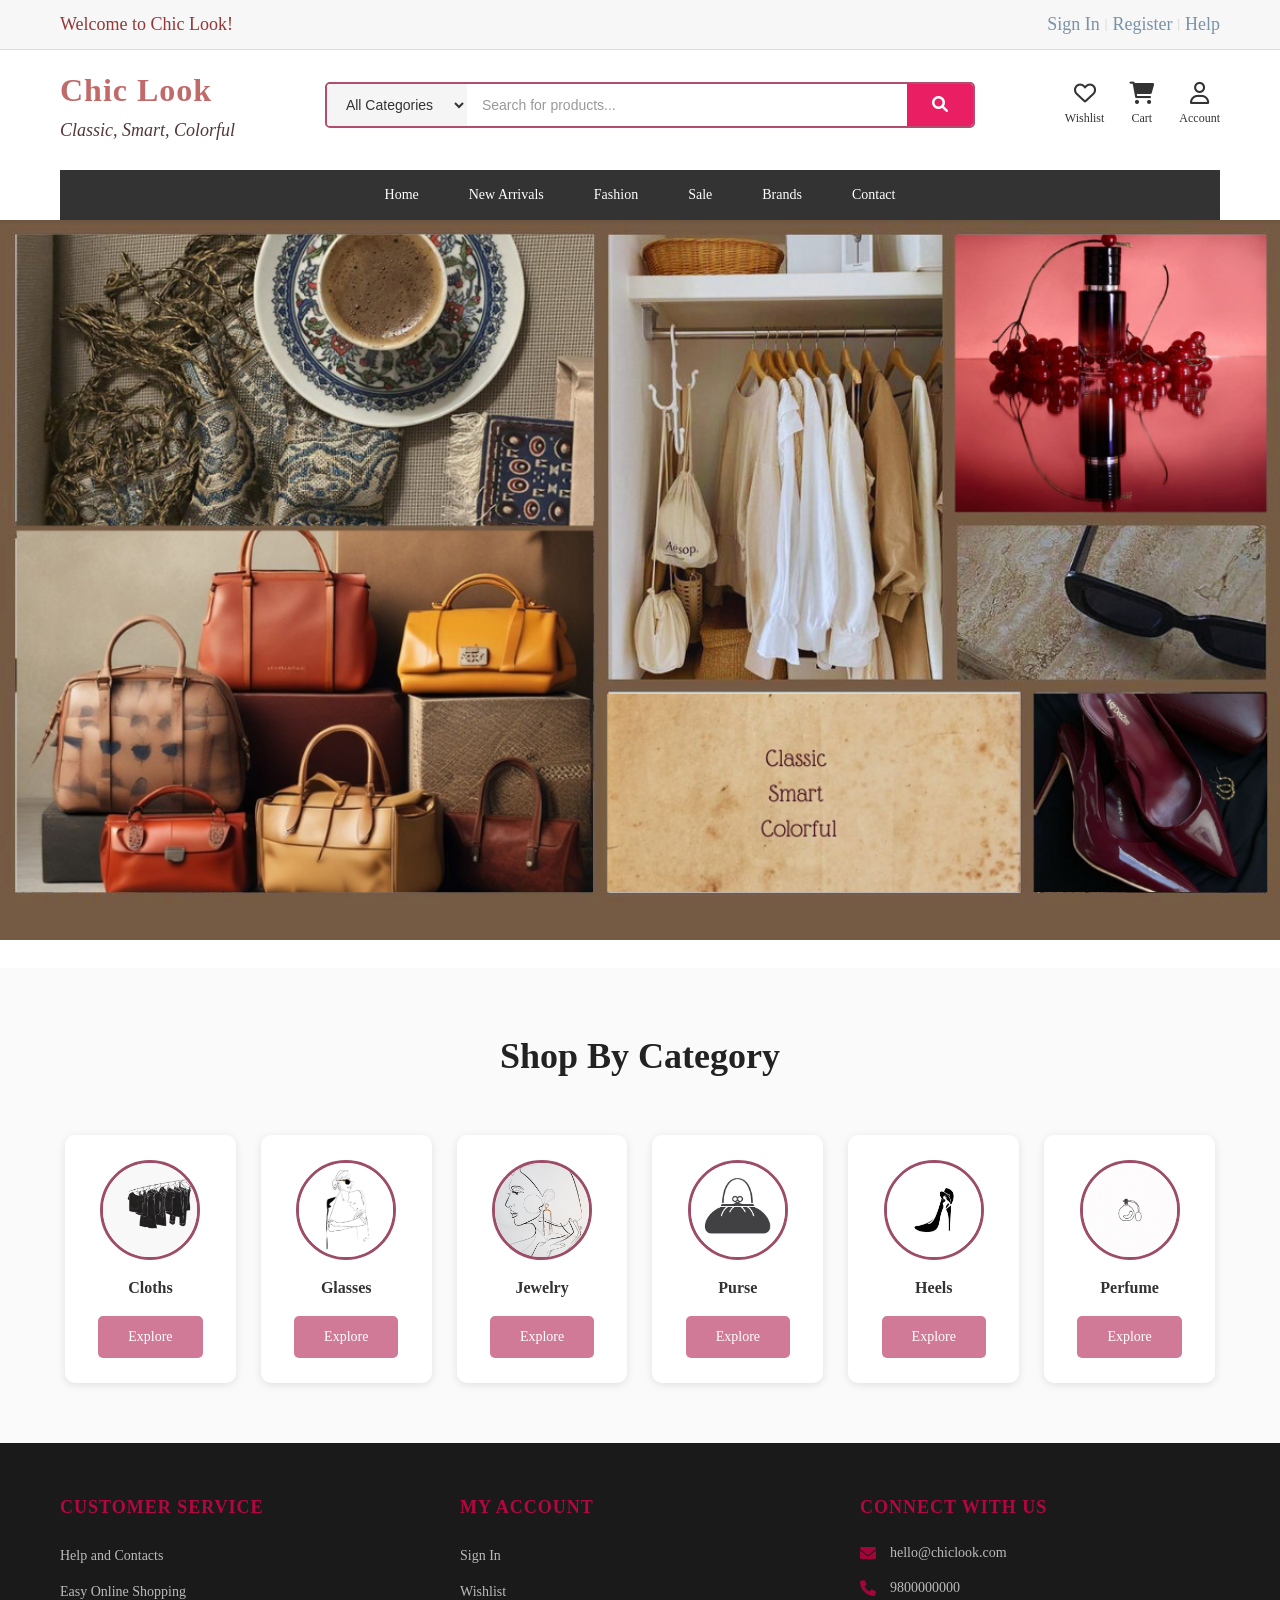
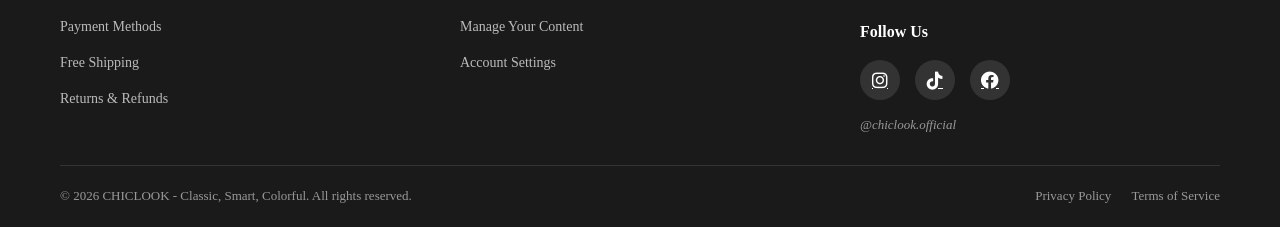
<file: Assignment/index.html>
<!DOCTYPE html>
<html lang="en">
<head>
    <meta charset="UTF-8">
    <meta name="viewport" content="width=device-width, initial-scale=1.0">
    <link rel="stylesheet" href="https://cdnjs.cloudflare.com/ajax/libs/font-awesome/6.0.0/css/all.min.css">
    <link rel="stylesheet" href="style.css">
    <title>Chic Look - Classic, Smart, Colorful</title>
</head>
<body>
<!-- Top Header -->
<div class="top-header">
    <div class="container">
        <div class="header-left">
        <span>Welcome to Chic Look!</span>
</div>
<div class="header-right">
    <a href="#">Sign In</a>
    <span>|</span>
    <a href="#">Register</a>
    <span>|</span>
    <a href="#">Help</a>
    </div>
    </div>
    </div>

    <!-- Main Navigation -->
    <nav class="main-nav">
    <div class="container">
    <div class="nav-content">
    <!-- Logo -->
    <div class="logo">
    <h1>Chic Look</h1>
    <p class="tagline">Classic, Smart, Colorful</p>
    </div>

    <!-- Search Bar -->
    <div class="search-bar">
    <select class="search-category">
                        <option>All Categories</option>
                        <option>Cloths</option>
                        <option>Glasses</option>
                        <option>Jewelry</option>
                        <option>Purse</option>
                        <option>Heels</option>
                        <option>Perfume</option>
                    </select>
                    <input type="text" class="search-input" placeholder="Search for products...">
                    <button class="search-btn">
                        <i class="fa fa-search"></i>
                    </button>
                </div>

                <!-- Cart and Account -->
                <div class="nav-icons">
                    <a href="#" class="icon-link">
                        <i class="far fa-heart"></i>
                        <span>Wishlist</span>
                    </a>
                    <a href="#" class="icon-link">
                        <i class="fas fa-shopping-cart"></i>
                        <span>Cart</span>
                    </a>
                    <a href="#" class="icon-link">
                        <i class="far fa-user"></i>
                        <span>Account</span>
                    </a>
                </div>
            </div>

            <!-- Secondary Navigation -->
            <div class="secondary-nav">
                <ul class="nav-links">
                    <li><a href="index.html">Home</a></li>
                    <li><a href="#new">New Arrivals</a></li>
                    <li><a href="#fashion">Fashion</a></li>
                    <li><a href="#sale">Sale</a></li>
                    <li><a href="#brands">Brands</a></li>
                    <li><a href="#contact">Contact</a></li>
                </ul>
            </div>
        </div>
    </nav>

    <!-- Hero Banner -->
    <section class="hero-banner">
        <img src="./home page.jpg" alt="Chic Look Home Page Banner">
    </section>

    <!-- Shop By Category -->
    <section class="categories">
        <div class="container">
            <h2 class="section-title">Shop By Category</h2>
            <div class="category-grid">
                <!-- Category 1 - Cloths -->
                <div class="category-card">
                    <div class="category-image">
                        <img src="./cloths.jpg" alt="Cloths">
                    </div>
                    <h3>Cloths</h3>
                    <a href="cloths.html" class="btn">Explore</a>
                </div>

                <!-- Category 2 - Glasses -->
                <div class="category-card">
                    <div class="category-image">
                        <img src="./glasses.jpg" alt="Glasses">
                    </div>
                    <h3>Glasses</h3>
                    <a href="glasses.html" class="btn">Explore</a>
                </div>

                <!-- Category 3 - Jewelry -->
                <div class="category-card">
                    <div class="category-image">
                        <img src="./jewelry.jpg" alt="Jewelry">
                    </div>
                    <h3>Jewelry</h3>
                    <a href="jewelry.html" class="btn">Explore</a>
                </div>

                <!-- Category 4 - Purse -->
                <div class="category-card">
                    <div class="category-image">
                        <img src="./purse.jpg" alt="Purse">
                    </div>
                    <h3>Purse</h3>
                    <a href="purse.html" class="btn">Explore</a>
                </div>

                <!-- Category 5 - Heels -->
                <div class="category-card">
                    <div class="category-image">
                        <img src="./heels.jpg" alt="Heels">
                    </div>
                    <h3>Heels</h3>
                    <a href="heels.html" class="btn">Explore</a>
                </div>

                <!-- Category 6 - Perfume -->
                <div class="category-card">
                    <div class="category-image">
                        <img src="./perfume.jpg" alt="Perfume">
                    </div>
                    <h3>Perfume</h3>
                    <a href="perfume.html" class="btn">Explore</a>
                </div>
            </div>
        </div>
    </section>

    <!-- Footer -->
    <footer class="footer">
        <div class="container">
            <div class="footer-grid">
                <!-- Column 1 - Customer Service -->
                <div class="footer-column">
                    <h4>Customer Service</h4>
                    <ul>
                        <li><a href="#">Help and Contacts</a></li>
                        <li><a href="#">Easy Online Shopping</a></li>
                        <li><a href="#">Payment Methods</a></li>
                        <li><a href="#">Free Shipping</a></li>
                        <li><a href="#">Returns & Refunds</a></li>
                    
                    </ul>
                </div>

    
                <!-- Column 2 - My Account -->
                <div class="footer-column">
                    <h4>My Account</h4>
                    <ul>
                        <li><a href="#">Sign In</a></li>
                        <li><a href="#">Wishlist</a></li>
                        <li><a href="#">Manage Your Content</a></li>
                        <li><a href="#">Account Settings</a></li>
                    </ul>
                </div>

                <!-- Column 3 - Contact & Social -->
                <div class="footer-column">
                    <h4>Connect With Us</h4>
                    <div class="contact-info">
                        <p><i class="fas fa-envelope"></i> hello@chiclook.com</p>
                        <p><i class="fas fa-phone"></i> 9800000000</p>
                    </div>
                    <div class="social-media">
                        <h5>Follow Us</h5>
                        <div class="social-icons">
                            <a href="http://www.instagram.com" target="" title="Instagram">
                                <i class="fab fa-instagram"></i>
                            </a>
                            <a href="https://www.tiktok.com" target="_blank" title="TikTok">
                                <i class="fab fa-tiktok"></i>
                            </a>
                            <a href="https://www.facebook.com" target="_blank" title="Facebook">
                                <i class="fab fa-facebook"></i>
                            </a>
                        </div>
                        <p class="social-handles">@chiclook.official</p>
                    </div>
                </div>
            </div>

            <hr class="footer-divider">

            <div class="footer-bottom">
                <div class="footer-bottom-content">
                    <p>&copy; 2026 CHICLOOK - Classic, Smart, Colorful. All rights reserved.</p>
                    <div class="footer-links">
                        <a href="#">Privacy Policy</a>
                        <a href="#">Terms of Service</a>

                    </div>
                </div>
            </div>
        </div>
    </footer>
</body>
</html>
</file>
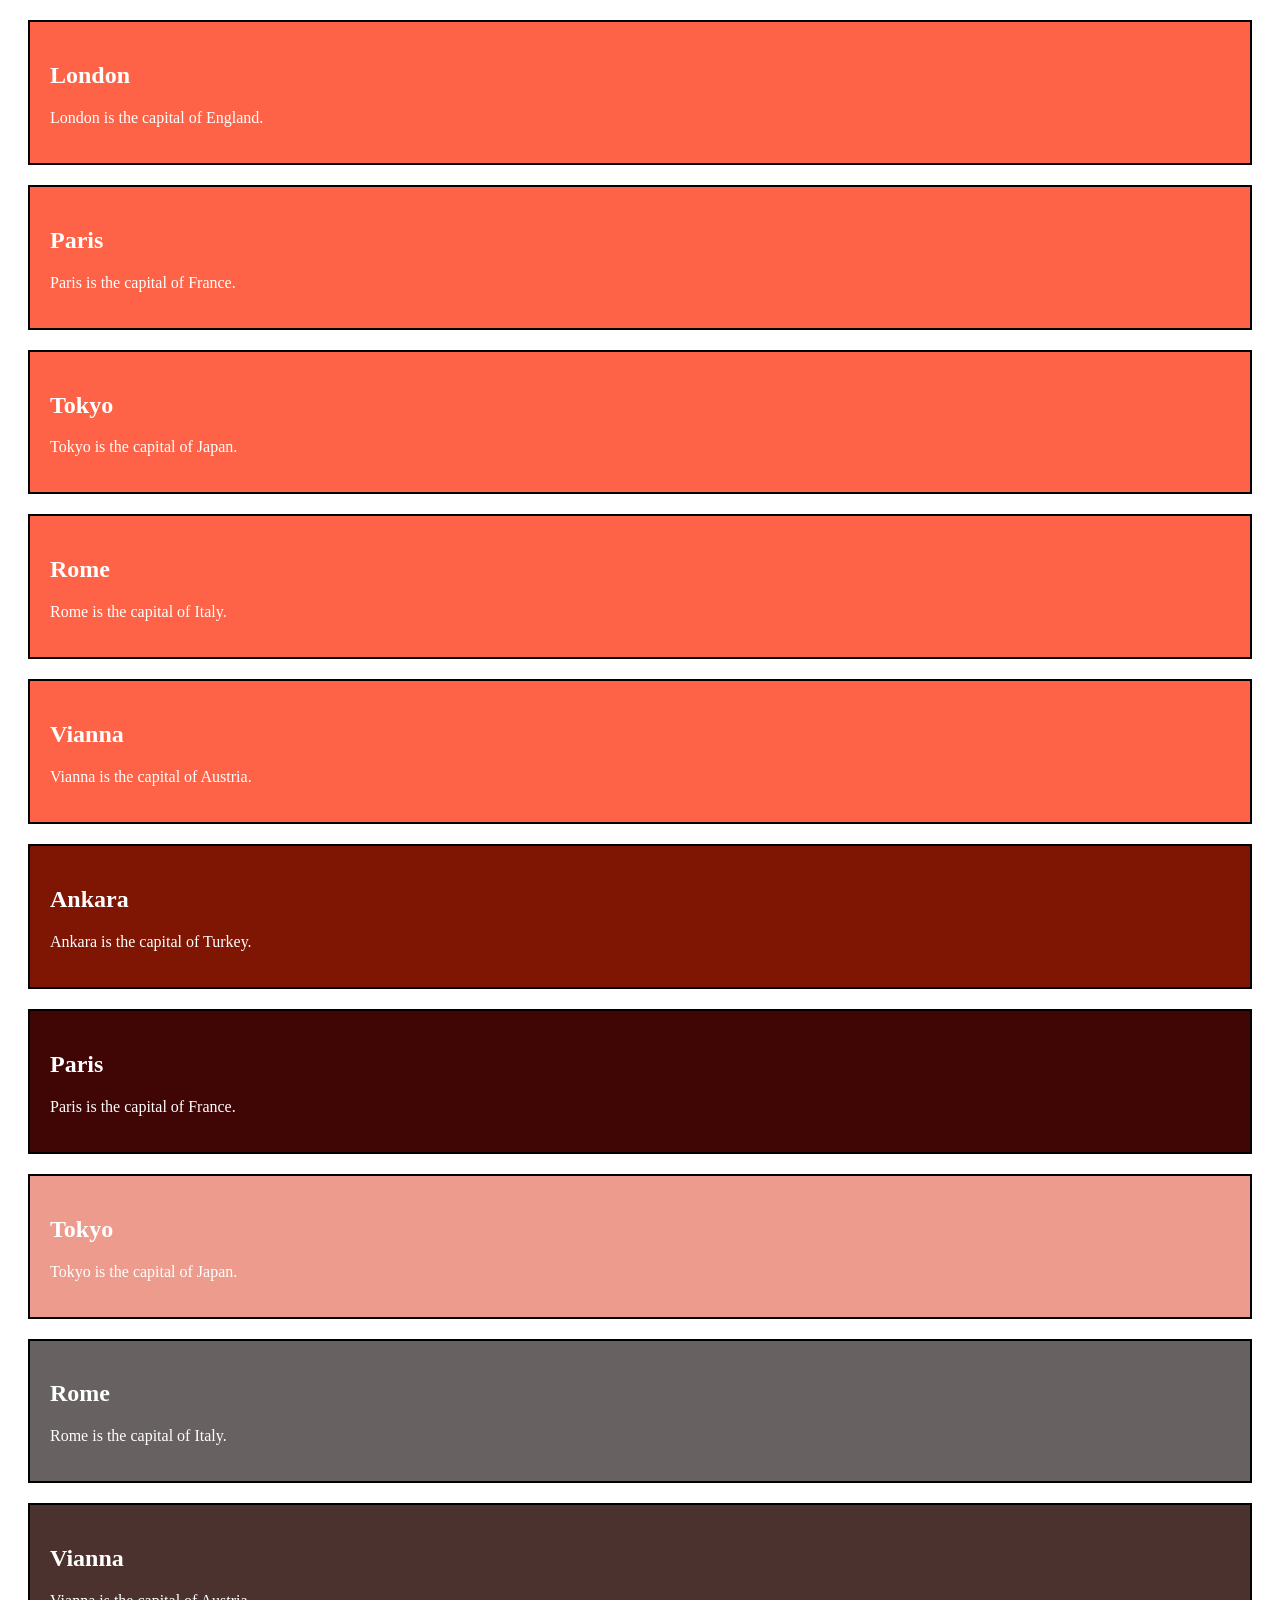
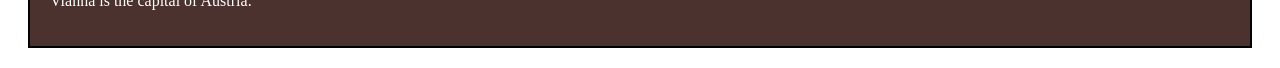
<file: w2_div/index.html>
<!DOCTYPE html>
<html lang="en">
<head>
    <meta charset="UTF-8">
    <meta name="viewport" content="width=device-width, initial-scale=1.0">
    <link rel="stylesheet" href="style.css"> 
    <title>Div</title>
</head>
<body>
   <div class="city">
<h2>London</h2>
<p>London is the capital of England.</p>
</div> 

<div class="city">
<h2>Paris</h2>
<p>Paris is the capital of France.</p>
</div>

<div class="city">
<h2>Tokyo</h2>
<p>Tokyo is the capital of Japan.</p>
</div>

<div class="city">
<h2>Rome</h2>
<p>Rome is the capital of Italy.</p>
</div>

<div class="city">
<h2>Vianna</h2>
<p>Vianna is the capital of Austria.</p>
</div>

<div id="city1">
<h2>Ankara</h2>
<p>Ankara is the capital of Turkey.</p>
</div>

<div id="city2">
<h2>Paris</h2>
<p>Paris is the capital of France.</p>
</div>

<div id="city3">
<h2>Tokyo</h2>
<p>Tokyo is the capital of Japan.</p>
</div>

<div id="city4">
<h2>Rome</h2>
<p>Rome is the capital of Italy.</p>
</div>

<div id="city5">
<h2>Vianna</h2>
<p>Vianna is the capital of Austria.</p>
</div>
 
</body>
</html>
</file>
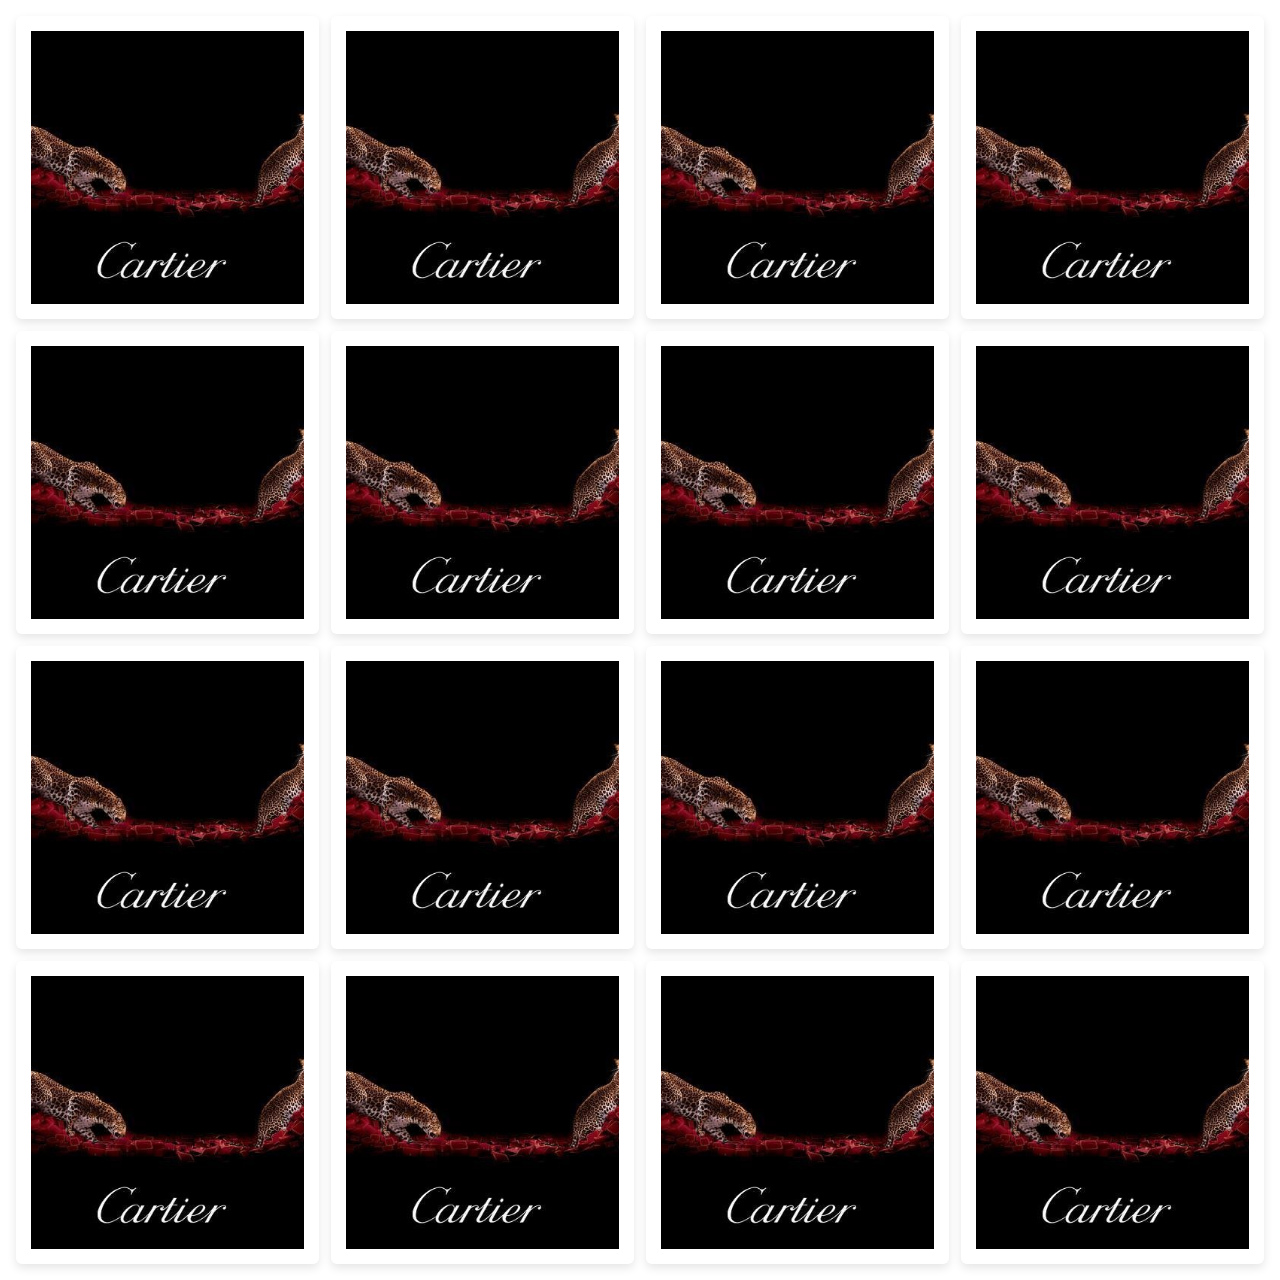
<file: W4Classwork/index.html>
<!doctype html>
<html lang="en">

<head>
  <meta charset="UTF-8" />
  <meta name="viewport" content="width=device-width, initial-scale=1.0" />
  <title>Classwork</title>
  <link rel="stylesheet" href="style.css" />
</head>

<body>
  <div class="products">
    <div class="product-card">
      <img src="./image.jpg" alt="Product Image" />
    </div>
    <div class="product-card">
      <img src="./image.jpg" alt="Product Image" />
    </div>
    <div class="product-card">
      <img src="./image.jpg" alt="Product Image" />
    </div>
    <div class="product-card">
      <img src="./image.jpg" alt="Product Image" />
    </div>
    <div class="product-card">
      <img src="./image.jpg" alt="Product Image" />
    </div>
    <div class="product-card">
      <img src="./image.jpg" alt="Product Image" />
    </div>
    <div class="product-card">
      <img src="./image.jpg" alt="Product Image" />
    </div>
    <div class="product-card">
      <img src="./image.jpg" alt="Product Image" />
    </div>
    <div class="product-card">
      <img src="./image.jpg" alt="Product Image" />
    </div>
    <div class="product-card">
      <img src="./image.jpg" alt="Product Image" />
    </div>
    <div class="product-card">
      <img src="./image.jpg" alt="Product Image" />
    </div>
    <div class="product-card">
      <img src="./image.jpg" alt="Product Image" />
    </div>
    <div class="product-card">
      <img src="./image.jpg" alt="Product Image" />
    </div>
    <div class="product-card">
      <img src="./image.jpg" alt="Product Image" />
    </div>
    <div class="product-card">
      <img src="./image.jpg" alt="Product Image" />
    </div>
    <div class="product-card">
      <img src="./image.jpg" alt="Product Image" />
    </div>
  </div>
</body>

</html>
</file>
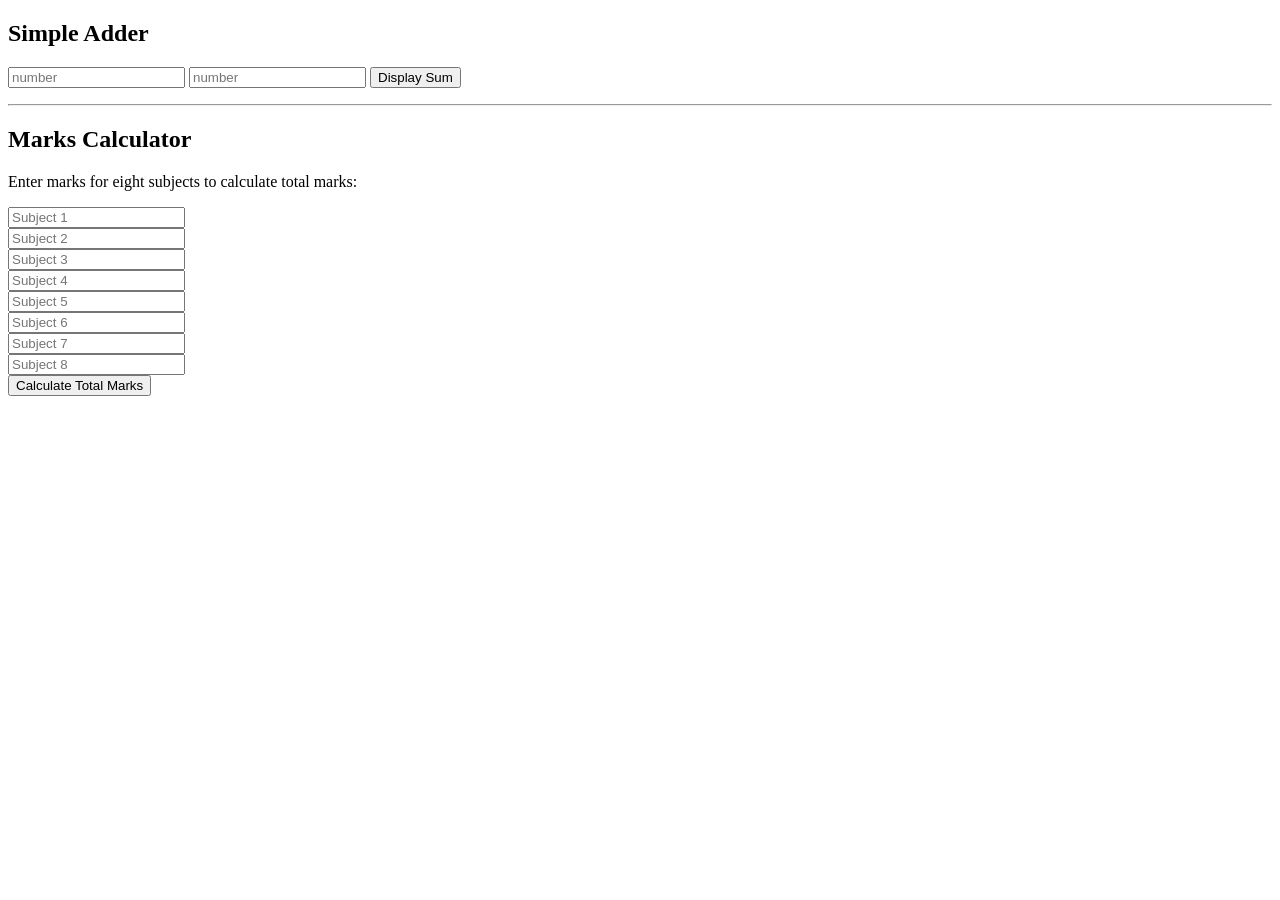
<file: W4Classwork_2/index.html>
﻿<!DOCTYPE html>
<html lang="en">
<head>
  <meta charset="utf-8" />
  <meta name="viewport" content="width=device-width, initial-scale=1" />
  <title>W4 Classwork 2</title>
</head>
<body>
  <section>
    <h2>Simple Adder</h2>
    <input id="num1" type="number" placeholder="number">
    <input id="num2" type="number" placeholder="number">
    <button id="sumBtn" type="button">Display Sum</button>
    <p id="result"></p>
  </section>

  <hr>

  <section>
    <h2>Marks Calculator</h2>
    <p>Enter marks for eight subjects to calculate total marks:</p>
    <input type="number" id="sub1" placeholder="Subject 1"><br>
    <input type="number" id="sub2" placeholder="Subject 2"><br>
    <input type="number" id="sub3" placeholder="Subject 3"><br>
    <input type="number" id="sub4" placeholder="Subject 4"><br>
    <input type="number" id="sub5" placeholder="Subject 5"><br>
    <input type="number" id="sub6" placeholder="Subject 6"><br>
    <input type="number" id="sub7" placeholder="Subject 7"><br>
    <input type="number" id="sub8" placeholder="Subject 8"><br>
    <button id="calcMarksBtn" type="button">Calculate Total Marks</button>
    <p id="marksResult"></p>
  </section>

  <script src="script.js"></script>
</body>
</html>
</file>
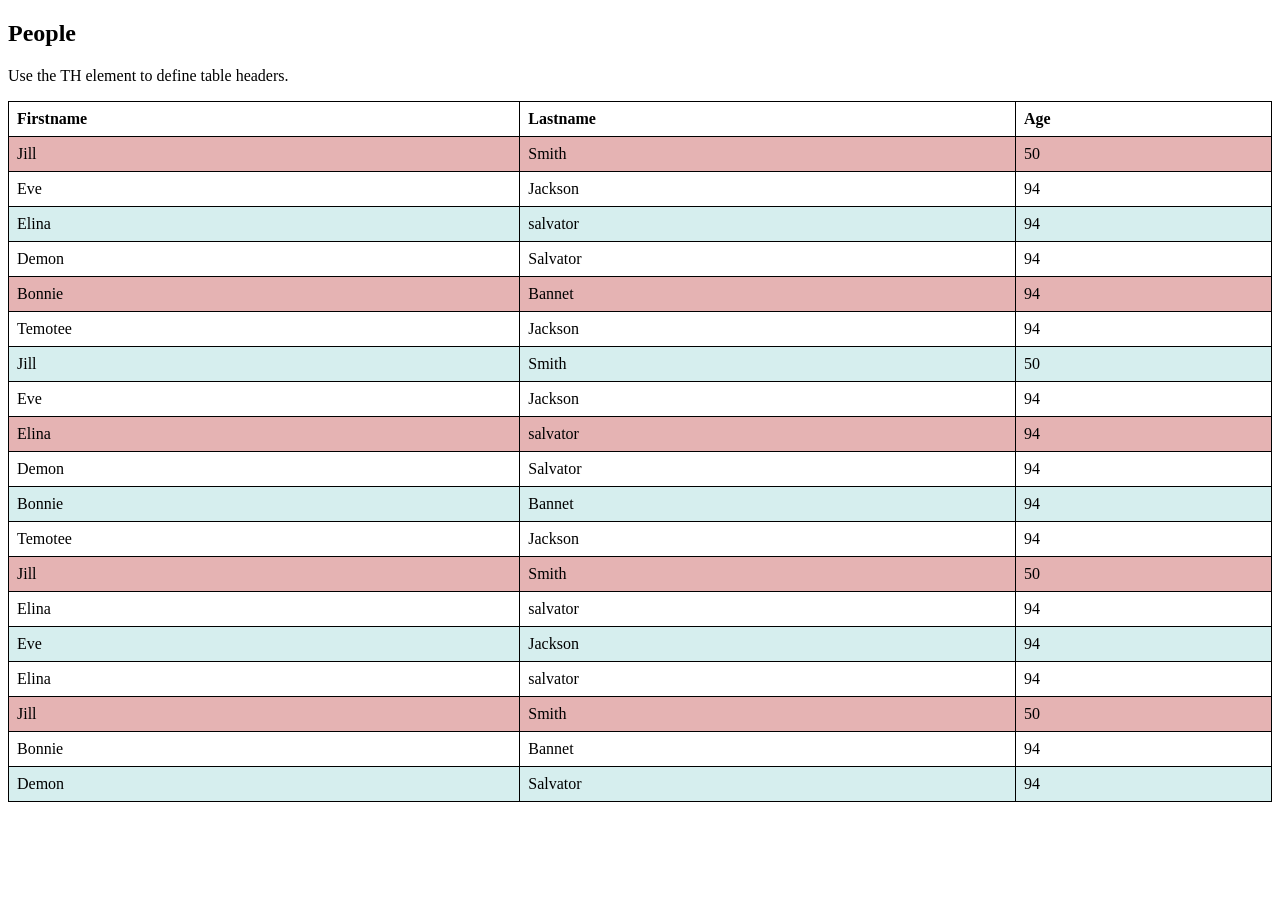
<file: Web_Classwork/index.html>
<!DOCTYPE html>
<html>
<head>
<style>
table, th, td {
  border: 1px solid black;
  border-collapse: collapse;
}
th, td {
  text-align: left;
  padding: 8px;
}

tr:nth-child(4n) {
  background-color: #D6EEEE;
}

tr:nth-child(4n+2) {
  background-color: #E5B3B3;
}
tr:hover:nth-child(odd){background-color: #FFF7A2;}
tr:hover:nth-child(even){background-color: #8FE9C5;}
</style>
</head>
<body>

<h2>People</h2>

<p>Use the TH element to define table headers.</p>

<table style="width:100%">
  <tr>
    <th>Firstname</th>
    <th>Lastname</th>
    <th>Age</th>
  </tr>
  <tr>
    <td>Jill</td>
    <td>Smith</td>
    <td>50</td>
  </tr>
  <tr>
    <td>Eve</td>
    <td>Jackson</td>
    <td>94</td>
  </tr>
    <tr>
    <td>Elina</td>
    <td>salvator</td>
    <td>94</td>
  </tr>
    <tr>
    <td>Demon</td>
    <td>Salvator</td>
    <td>94</td>
  </tr>
  <tr>
    <td>Bonnie</td>
    <td>Bannet</td>
    <td>94</td>
 </tr>
  <tr>
    <td>Temotee</td>
    <td>Jackson</td>
    <td>94</td>
 </tr>
  <tr>
    <td>Jill</td>
    <td>Smith</td>
    <td>50</td>
  </tr>
   <tr>
    <td>Eve</td>
    <td>Jackson</td>
    <td>94</td>
  </tr>
  <tr>
    <td>Elina</td>
    <td>salvator</td>
    <td>94</td>
  </tr>
   <tr>
    <td>Demon</td>
    <td>Salvator</td>
    <td>94</td>
  </tr>
   <tr>
    <td>Bonnie</td>
    <td>Bannet</td>
    <td>94</td>
 </tr>
  <tr>
    <td>Temotee</td>
    <td>Jackson</td>
    <td>94</td>
 </tr>
 <tr>
    <td>Jill</td>
    <td>Smith</td>
    <td>50</td>
  </tr>
   <tr>
    <td>Elina</td>
    <td>salvator</td>
    <td>94</td>
  </tr>
  <tr>
    <td>Eve</td>
    <td>Jackson</td>
    <td>94</td>
  </tr>
   <tr>
    <td>Elina</td>
    <td>salvator</td>
    <td>94</td>
  </tr>
    <tr>
    <td>Jill</td>
    <td>Smith</td>
    <td>50</td>
  </tr>
   <tr>
    <td>Bonnie</td>
    <td>Bannet</td>
    <td>94</td>
 </tr>
   <tr>
    <td>Demon</td>
    <td>Salvator</td>
    <td>94</td>
  </tr>
</table>

</body>
</html>
</file>
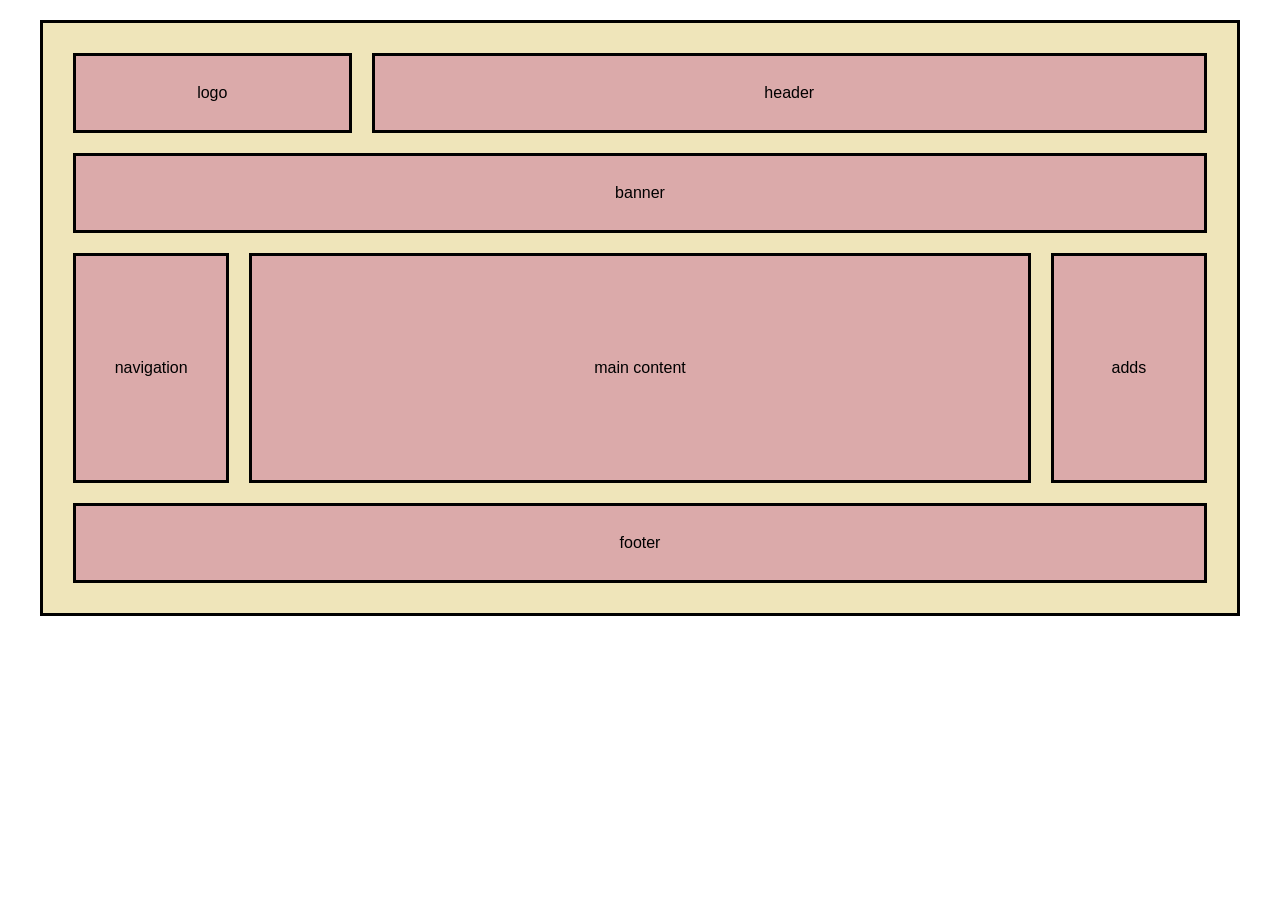
<file: Assignment/W5_classwork2/index.html>
<!DOCTYPE html>
<html lang="en">
<head>
    <meta charset="UTF-8">
    <meta name="viewport" content="width=device-width, initial-scale=1.0">
    <title>Grid Work</title>
    <link rel="stylesheet" href="style.css">

</head>
<body>
     <div class="container">
        <div class="box logo">logo</div>
        <div class="box header">header</div>
        
        <div class="box banner">banner</div>
        
        <div class="row-three">
            <div class="box navigation">navigation</div>
            <div class="box main content">main content</div>
            <div class="box adds">adds</div>
        </div>
        
        <div class="box footer">footer</div>
    </div>
</body>
</html>
</file>
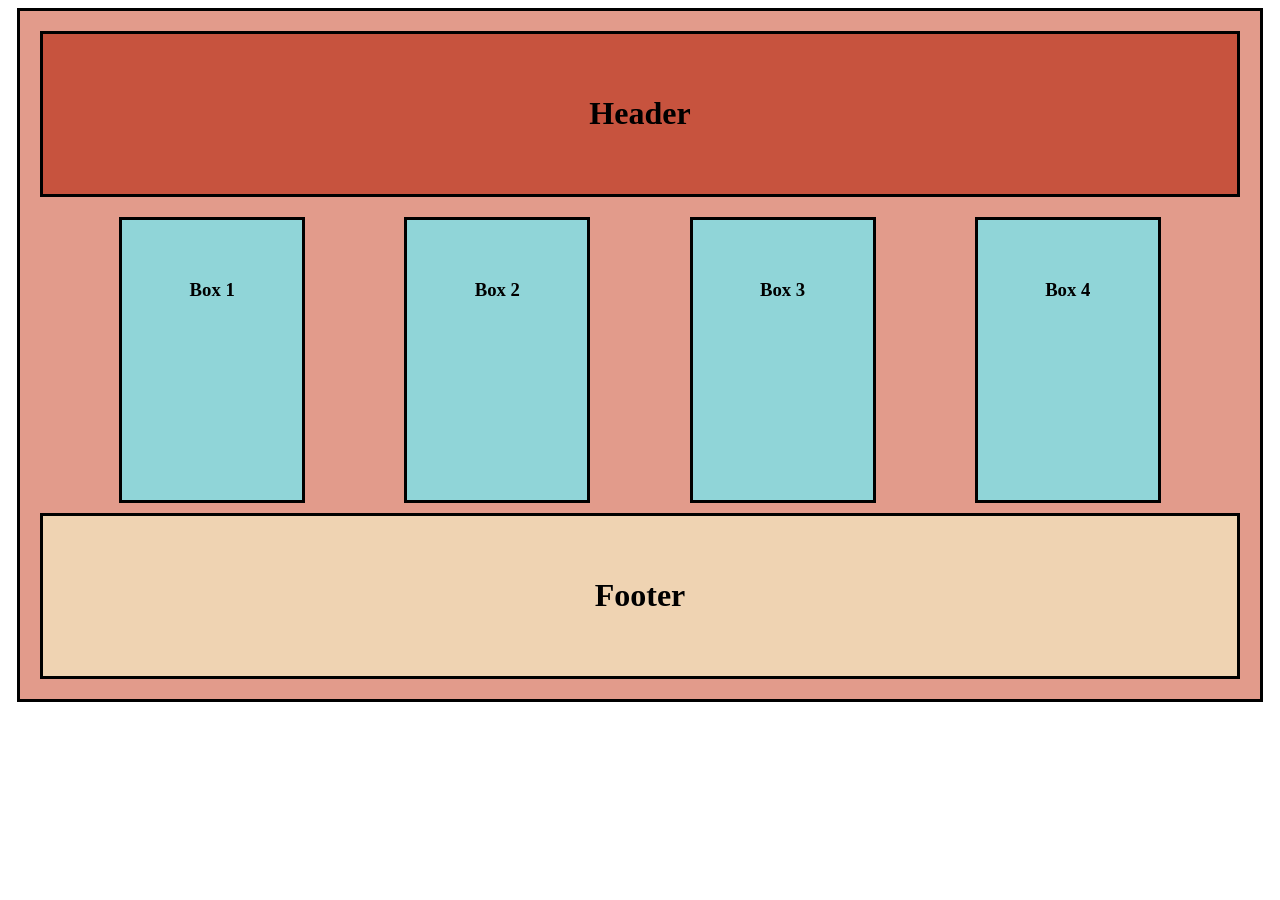
<file: Assignment/week5_classwork/index.html>
<!DOCTYPE html>
<html lang="en">
<head>
    <meta charset="UTF-8">
    <meta name="viewport" content="width=device-width, initial-scale=1.0">
    <title>Responsive Flex Layout</title>
    <link rel="stylesheet" href="style.css">
</head>
<body>
    <div class="container">
        <div class="header">
            <h1>Header</h1>
        </div>

        <div class="content">
            <div class="box1">
                <h3>Box 1</h3>
            </div>
            <div class="box2">
                <h3>Box 2</h3>
            </div>
            <div class="box3">
                <h3>Box 3</h3>
            </div>
            <div class="box4">
                <h3>Box 4</h3>
            </div>
        </div>

        <div class="footer">
            <h1>Footer</h1>
        </div>
    </div>
</body>
</html>
</file>
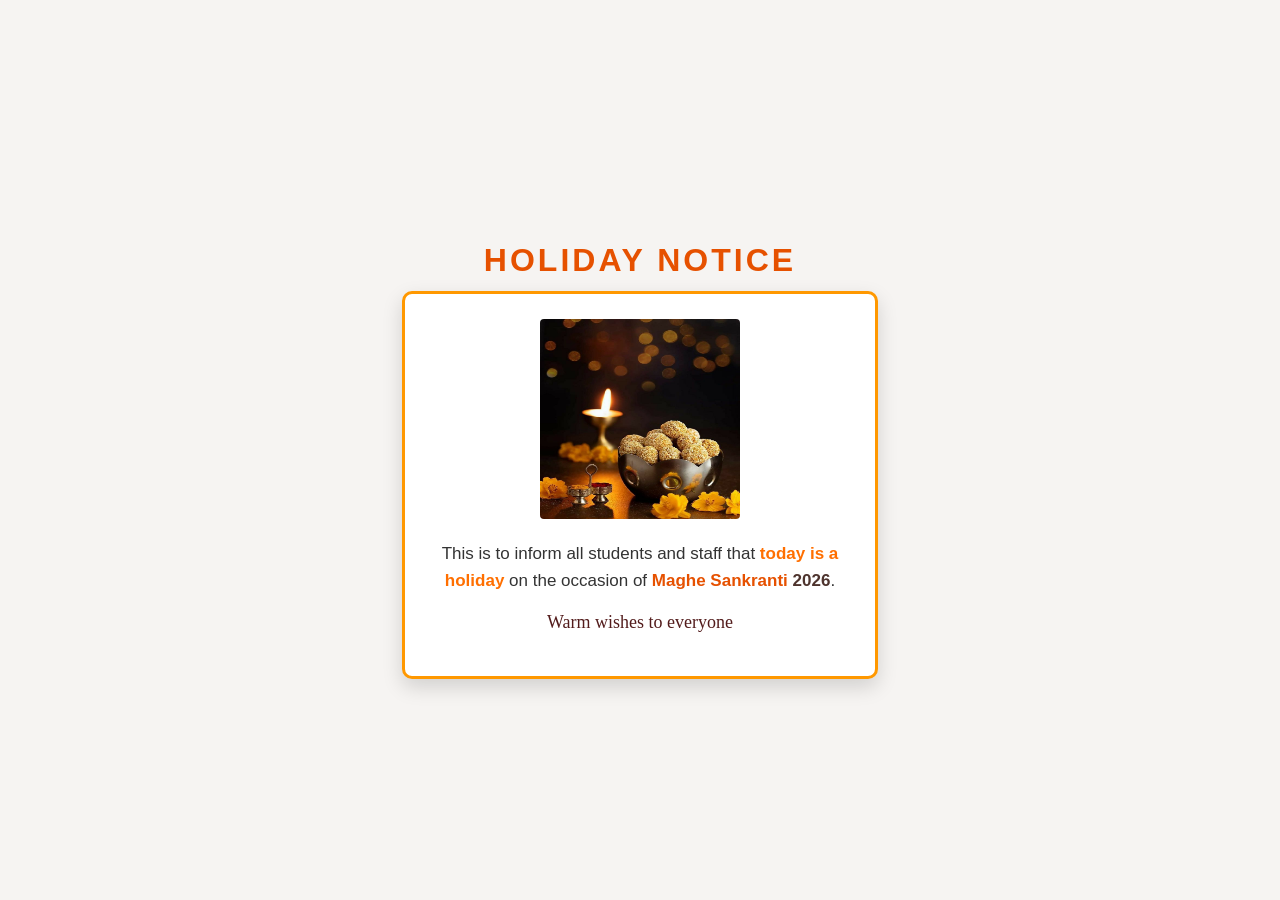
<file: w2_div/notice.html>
<!DOCTYPE html>
<html lang="en">
<head>
    <meta charset="UTF-8">
    <meta name="viewport" content="width=device-width, initial-scale=1.0">
    <link rel="stylesheet" href="notice.css">
    <title>Holiday Notice</title>
</head>
<body>

    <h1 class="title">HOLIDAY NOTICE</h1>

    <div class="noticeBoard">

      
        <img src="f1b8ebc7ec7d89ae585046c484805374.jpg" alt="Maghe Sankranti" class="notice-image">

        <p class="notice-text">
            This is to inform all students and staff that
            <span id="holiday">today is a holiday</span>
            on the occasion of
            <span id="festival">Maghe Sankranti</span>
            <span id="year">2026</span>.
        </p>

        <p class="footer">
            Warm wishes to everyone
        </p>

    </div>

</body>
</html>
</file>
<file: Assignment/style.css>
/* Global Styles */
* {
    margin: 0;
    padding: 0;
    box-sizing: border-box;
}

body {
    font-family:Cambria, Cochin, Georgia, Times, 'Times New Roman', serif;
    line-height: 1.6;
    color: #333;
    background-color: #fff;
}

.container {
    max-width: 1200px;
    margin: 0 auto;
    padding: 0 20px;
}

/* Top Header */
.top-header {
    background-color: #f7f7f7;
    padding: 10px 0;
    font-size: 13px;
    border-bottom: 1px solid #e0e0e0;
}

.top-header .container {
    display: flex;
    justify-content: space-between;
    align-items: center;
}

.header-left span {
    color: #953737;
    font-size: 18px;
}

.header-right {
    display: flex;
    align-items: center;
    gap: 5px;
}

.header-right a {
    color: #7892a8;
    font-size: 18px;
    text-decoration: none;
    transition: color 0.3s;
}

.header-right a:hover {
    color: #a2506c;
    text-decoration: underline;
}

.header-right span {
    color: #ccc;
}

/* Main Navigation */
.main-nav {
    background-color: #fff;
    box-shadow: 0 2px 4px rgba(0,0,0,0.08);
    position: sticky;
    top: 0;
    z-index: 1000;
}

.nav-content {
    display: flex;
    justify-content: space-between;
    align-items: center;
    padding: 15px 0;
    gap: 30px;
}

/* Logo */
.logo h1 {
    font-size: 32px;
    color: #c06a6a;
    margin: 0;
    font-weight: bold;
    letter-spacing: 1px;
    font-family: 'Times New Roman', Times, serif;
}

.logo .tagline {
    font-size: 18px;
    color: #533838;
    margin: 0;
    font-style: italic;
    font-family: 'Times New Roman', Times, serif;
}

/* Search Bar */
.search-bar {
    display: flex;
    flex: 1;
    max-width: 650px;
    border: 2px solid #b14d6f;
    border-radius: 5px;
    overflow: hidden;
    background-color: #fff;
}

.search-category {
    padding: 12px 15px;
    border: none;
    background-color: #f5f5f5;
    cursor: pointer;
    outline: none;
    font-size: 14px;
    color: #333;
    min-width: 140px;
}

.search-category:hover {
    background-color: #e8e8e8;
}

.search-input {
    flex: 1;
    padding: 12px 15px;
    border: none;
    outline: none;
    font-size: 14px;
}

.search-input::placeholder {
    color: #999;
}

.search-btn {
    padding: 12px 25px;
    background-color: #e91e63;
    color: white;
    border: none;
    cursor: pointer;
    transition: background-color 0.3s;
}

.search-btn:hover {
    background-color: #c2185b;
}

.search-btn i {
    font-size: 16px;
}

/* Nav Icons */
.nav-icons {
    display: flex;
    gap: 25px;
}

.icon-link {
    display: flex;
    flex-direction: column;
    align-items: center;
    text-decoration: none;
    color: #333;
    font-size: 12px;
    transition: color 0.3s;
}

.icon-link i {
    font-size: 22px;
    margin-bottom: 5px;
}

.icon-link:hover {
    color: #540721;
}

/* Secondary Navigation */
.secondary-nav {
    background-color: #333;
    padding: 0;
    margin-top: 10px;
}

.nav-links {
    list-style: none;
    display: flex;
    justify-content: center;
    gap: 0;
    margin: 0;
    padding: 0;
}

.nav-links li {
    margin: 0;
}

.nav-links li a {
    display: block;
    padding: 14px 25px;
    color: #fff;
    text-decoration: none;
    font-size: 14px;
    font-weight: 500;
    transition: background-color 0.3s, color 0.3s;
}

.nav-links li a:hover {
    background-color: #a44364;
    color: #fff;
}

/* Hero Banner */
.hero-banner {
    width: 100%;
    height: 100%S;
    overflow: hidden;
    margin-bottom: 20px;
}

.hero-banner img {
    width: 100%;
    height: 100%;
    object-fit: contain;
}

/* Categories Section */
.categories {
    padding: 60px 0;
    background-color: #fafafa;
}

.section-title {
    text-align: center;
    font-size: 36px;
    margin-bottom: 50px;
    color: #222;
    font-weight: bold;
}

.category-grid {
    display: grid;
    grid-template-columns: repeat(6, 1fr);
    gap: 25px;
    max-width: 1150px;
    margin: 0 auto;
}

.category-card {
    background-color: #fff;
    border-radius: 10px;
    padding: 25px 15px;
    text-align: center;
    box-shadow: 0 2px 8px rgba(0,0,0,0.1);
    transition: transform 0.3s ease, box-shadow 0.3s ease;
    cursor: pointer;
}

.category-card:hover {
    transform: translateY(-8px);
    box-shadow: 0 6px 20px rgba(233, 30, 99, 0.3);
}

/* Category Logo - Circular */
.category-image {
    width: 100px;
    height: 100px;
    margin: 0 auto 15px;
    border-radius: 50%;
    overflow: hidden;
    border: 3px solid #9d4d68;
    background-color: #f9f9f9;
    display: flex;
    align-items: center;
    justify-content: center;
}

.category-image img {
    width: 100%;
    height: 100%;
    object-fit: cover;
    transition: transform 0.3s ease;
}

.category-card:hover .category-image img {
    transform: scale(1.1);
}

.category-card h3 {
    font-size: 16px;
    margin-bottom: 15px;
    color: #333;
    font-weight: 600;
}

.btn {
    display: inline-block;
    padding: 10px 30px;
    background-color: #a8043b87;
    color: white;
    text-decoration: none;
    border-radius: 5px;
    font-size: 14px;
    font-weight: 500;
    transition: background-color 0.3s, transform 0.2s;
}

.btn:hover {
    background-color: #ad0649;
    transform: scale(1.05);
}

/* Footer */
.footer {
    background-color: #1a1a1a;
    color: #ddd;
    padding: 50px 0 20px;
}

.footer-grid {
    display: grid;
    grid-template-columns: repeat(3, 1fr);
    gap: 40px;
    margin-bottom: 30px;
}

.footer-column h4 {
    font-size: 18px;
    margin-bottom: 20px;
    color: #b40640;
    font-weight: bold;
    text-transform: uppercase;
    letter-spacing: 1px;
}

.footer-column ul {
    list-style: none;
}

.footer-column ul li {
    margin-bottom: 10px;
}

.footer-column ul li a {
    color: #bbb;
    text-decoration: none;
    font-size: 14px;
    transition: color 0.3s, padding-left 0.3s;
    display: inline-block;
}

.footer-column ul li a:hover {
    color: #a10539;
    padding-left: 5px;
}

/* Contact Info */
.contact-info p {
    color: #bbb;
    margin-bottom: 12px;
    font-size: 14px;
    display: flex;
    align-items: center;
}

.contact-info i {
    margin-right: 10px;
    color: #a10539;
    font-size: 16px;
    width: 20px;
}

/* Social Media */
.social-media h5 {
    font-size: 16px;
    margin: 20px 0 15px;
    color: #fff;
    font-weight: 600;
}

.social-icons {
    display: flex;
    gap: 15px;
    margin-bottom: 15px;
}

.social-icons a {
    display: flex;
    align-items: center;
    justify-content: center;
    width: 40px;
    height: 40px;
    background-color: #333;
    border-radius: 50%;
    color: #fff;
    font-size: 18px;
    transition: background-color 0.3s, transform 0.3s;
}

.social-icons a:hover {
    background-color: #e91e63;
    transform: translateY(-3px);
}

.social-handles {
    color: #999;
    font-size: 13px;
    font-style: italic;
}

/* Footer Divider */
.footer-divider {
    border: none;
    border-top: 1px solid #333;
    margin: 30px 0 20px;
}

/* Footer Bottom */
.footer-bottom-content {
    display: flex;
    justify-content: space-between;
    align-items: center;
    flex-wrap: wrap;
    gap: 15px;
}

.footer-bottom p {
    color: #999;
    font-size: 13px;
}

.footer-links {
    display: flex;
    gap: 20px;
}

.footer-links a {
    color: #999;
    text-decoration: none;
    font-size: 13px;
    transition: color 0.3s;
}

.footer-links a:hover {
    color: #970536;
    text-decoration: underline;
}

/* Responsive Design */
@media (max-width: 1024px) {
    .category-grid {
        grid-template-columns: repeat(3, 1fr);
    }
}

@media (max-width: 768px) {
    .nav-content {
        flex-direction: column;
        align-items: stretch;
        gap: 15px;
    }

    .search-bar {
        max-width: 100%;
    }

    .nav-icons {
        justify-content: center;
    }

    .secondary-nav {
        margin-top: 0;
    }

    .nav-links {
        flex-wrap: wrap;
        gap: 0;
    }

    .nav-links li a {
        padding: 12px 15px;
        font-size: 13px;
    }

    .category-grid {
        grid-template-columns: repeat(2, 1fr);
        gap: 20px;
    }

    .footer-grid {
        grid-template-columns: 1fr;
        gap: 30px;
    }

    .footer-bottom-content {
        flex-direction: column;
        text-align: center;
    }
}

@media (max-width: 480px) {
    .logo h1 {
        font-size: 24px;
    }

    .section-title {
        font-size: 28px;
    }

    .category-grid {
        grid-template-columns: repeat(2, 1fr);
        gap: 15px;
    }

    .category-card {
        padding: 20px 10px;
    }

    .category-image {
        width: 80px;
        height: 80px;
    }

    .top-header {
        font-size: 11px;
    }

    .header-right {
        gap: 3px;
    }
}
</file>
<file: w2_div/style.css>
.city {
  background-color: tomato;
  color: white;
  border: 2px solid black;
  margin: 20px;
  padding: 20px;
}
.city {
  background-color: tomato;
  color: white;
  border: 2px solid black;
  margin: 20px;
  padding: 20px;
}
.city {
  background-color: tomato;
  color: white;
  border: 2px solid black;
  margin: 20px;
  padding: 20px;
}
.city {
  background-color: tomato;
  color: white;
  border: 2px solid black;
  margin: 20px;
  padding: 20px;
}
.city {
  background-color: tomato;
  color: white;
  border: 2px solid black;
  margin: 20px;
  padding: 20px;
}
#city1 {
  background-color: rgb(127, 22, 3);
  color: white;
  border: 2px solid black;
  margin: 20px;
  padding: 20px;
}
#city2 {
  background-color: rgb(64, 6, 6);
  color: white;
  border: 2px solid black;
  margin: 20px;
  padding: 20px;
}
#city3 {
  background-color: rgb(236, 155, 140);
  color: white;
  border: 2px solid black;
  margin: 20px;
  padding: 20px;
}
#city4 {
  background-color: rgb(103, 98, 97);
  color: white;
  border: 2px solid black;
  margin: 20px;
  padding: 20px;
}
#city5 {
  background-color: rgb(75, 50, 46);
  color: white;
  border: 2px solid black;
  margin: 20px;
  padding: 20px;
}
</file>
<file: W4Classwork/style.css>
* {
  margin: 0;
  padding: 0;
  box-sizing: border-box;
}

.products {
  display: flex;
  flex-wrap: wrap;
  gap: 12px;
  padding: 16px;
}

.product-card {
  padding: 15px;
  border-radius: 6px;
  box-shadow: 0 4px 10px rgba(0, 0, 0, 0.1);
  flex: 0 0 calc(25% - 9px);
  aspect-ratio: 1;
  display: flex;
  align-items: center;
  justify-content: center;
}

.product-card img {
  width: 100%;
  height: 100%;
  object-fit: cover;
}

@media screen and (max-width: 700px) {
  .product-card {
    flex: 0 0 calc(50% - 6px);
  }
}

@media screen and (max-width: 480px) {
  .product-card {
    flex: 0 0 100%;
  }
}
</file>
<file: Assignment/W5_classwork2/style.css>
* {
      margin: 0;
      padding: 0;
      box-sizing: border-box;
  }

  body {
      padding: 20px;
      background-color: #ffffff;
      font-family: Arial, sans-serif;
  }

  .container {
      display: grid;
      grid-template-columns: 1fr 3fr;
      grid-template-rows: auto auto auto auto;
      gap: 20px;
      max-width: 1200px;
      margin: 0 auto;
      padding: 30px;
      background-color: #efe5ba;
      border: 3px solid black;
  }

  .box {
      border: 3px solid black;
      background-color: rgb(219, 170, 170);
      display: flex;
      align-items: center;
      justify-content: center;
      min-height: 80px;
      padding: 20px;
  }

  .logo {
      grid-column: 1 / 2;
      grid-row: 1 / 2;
  }

  .header {
      grid-column: 2 / 3;
      grid-row: 1 / 2;
  }

  .banner {
      grid-column: 1 / 3;
      grid-row: 2 / 3;
  }

  .row-three {
      grid-column: 1 / 3;
      grid-row: 3 / 4;
      display: grid;
      grid-template-columns: 1fr 5fr 1fr;
      gap: 20px;
  }

  .navigation {
      min-height: 230px;
  }

  .main content {
      min-height: 230px;
  }

  .adds {
      min-height: 230px;
  }

  .footer {
      grid-column: 1 / 3;
      grid-row: 4 / 5;
  }
</file>
<file: Assignment/week5_classwork/style.css>
.container {
    max-width: 1200px;
    margin: 0 auto;
    background-color: rgb(226, 155, 139);
    border: 3px solid #000;
    padding: 20px;
}

.header {
    border: 3px solid #000;
    padding: 40px;
    margin-bottom: 20px;
    background-color: rgb(199, 83, 62);
    text-align: center;
}

.content {
    display: flex;
    flex-wrap: wrap;
    gap: 20px;
    justify-content: space-evenly;
    margin-bottom: 10px;
    text-align: center;
}

.box1 {
    border: 3px solid #000;
    padding: 40px;
    width: 100px;
    height: 200px;
    background-color: rgb(144, 213, 216);
}

.box2 {
    border: 3px solid #000;
    padding: 40px;
    width: 100px;
    height: 200px;
    background-color: rgb(144, 213, 216);
}

.box3 {
    border: 3px solid #000;
    padding: 40px;
    width: 100px;
    height: 200px;
    background-color: rgb(144, 213, 216);

}

.box4 {
    border: 3px solid #000;
    padding: 40px;
    width: 100px;
    height: 200px;
    background-color: rgb(144, 213, 216);

}

.footer {
    border: 3px solid #000;
    padding: 40px;
    text-align: center;
    background-color: rgb(239, 211, 178);
}

@media (max-width: 700px) {
    .box {
        flex: 0 0 0 50%;
    }
}

@media (max-width: 400px) {
    .box {
        flex: 0 0 0 100%;
    }
}
</file>
<file: w2_div/notice.css>
body {
    margin: 0;
    height: 100vh;
    background-color: #f6f4f2;
    display: flex;
    flex-direction: column;
    justify-content: center;
    align-items: center;
    font-family: Arial, sans-serif;
}


.title {
    color: #e65100;
    letter-spacing: 3px;
    margin-bottom: 12px;
}

.noticeBoard {
    width: 420px;
    padding: 25px;
    border: 3px solid #ff9800;
    border-radius: 10px;
    background-color: #ffffff;
    text-align: center;
    box-shadow: 0 8px 20px rgba(0, 0, 0, 0.15);
}

.notice-image {
    width: 200px;
    height: 200px;
    border-radius: 4px;
}


.notice-text {
    font-size: 17px;
    color: #333;
    line-height: 1.6;
}

#holiday {
    font-weight: bold;
    color: #ff6f00;
}

#festival {
    font-weight: bold;
    color: #e65100;
}

#year {
    font-weight: bold;
    color: #4e342e;
}

.footer {
    margin-top: 18px;
    font-size: 14px;
    color: #531c1c;
    font-family: 'Times New Roman', Times, serif;
    font-size: 18px;
}
</file>
